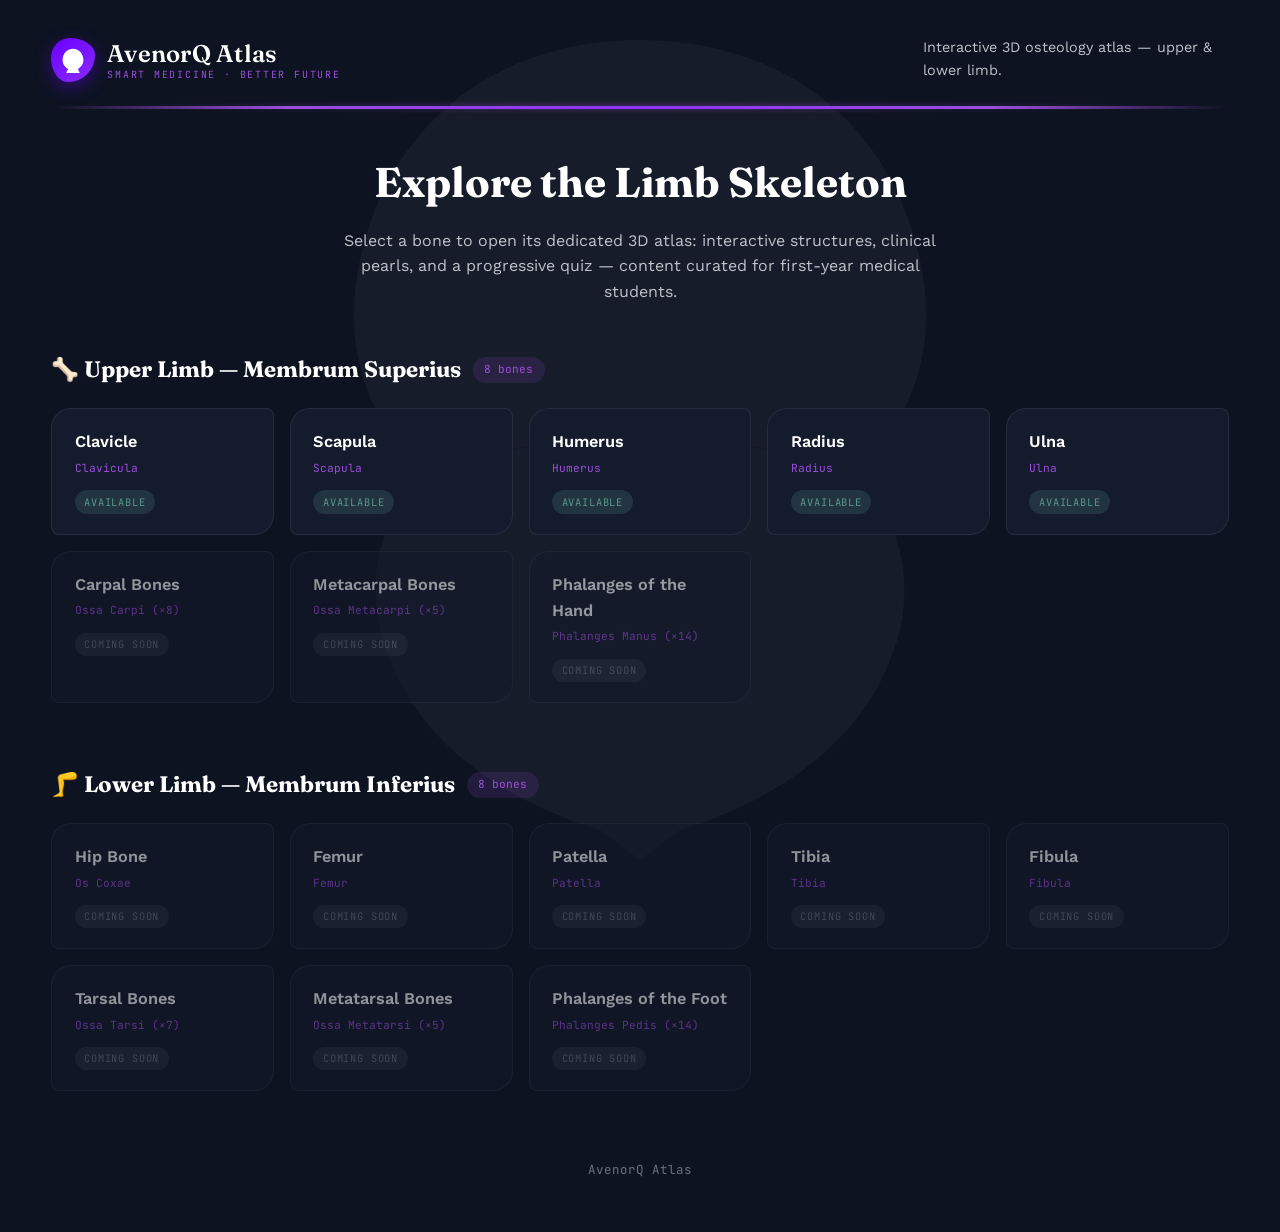
<file: index.html>
<!DOCTYPE html>
<html lang="en" dir="ltr">
<head>
<meta charset="UTF-8">
<meta name="viewport" content="width=device-width, initial-scale=1.0">
<title>AvenorQ Atlas — Interactive Osteology</title>
<meta name="description" content="Interactive 3D anatomy atlas of the upper and lower limb bones, built for first-year medical students.">

<link rel="preconnect" href="https://fonts.googleapis.com">
<link rel="preconnect" href="https://fonts.gstatic.com" crossorigin>
<link href="https://fonts.googleapis.com/css2?family=Fraunces:opsz,wght@9..144,400;9..144,500;9..144,600;9..144,700&family=Work+Sans:wght@400;500;600;700&family=JetBrains+Mono:wght@400;500&display=swap" rel="stylesheet">

<link rel="stylesheet" href="style.css">
</head>
<body>

<svg class="bg-watermark" viewBox="0 0 800 900" aria-hidden="true">
  <path d="M400 40 C 260 40 150 120 120 260 C 100 350 130 420 180 470 C 140 520 120 590 150 660 C 180 740 260 800 360 830 L 400 860 L 440 830 C 540 800 620 740 650 660 C 680 590 660 520 620 470 C 670 420 700 350 680 260 C 650 120 540 40 400 40 Z" />
  <path class="spine-line" d="M180 470 C 300 430 500 430 620 470" />
</svg>

<header class="site-header">
  <div class="header-inner">
    <div class="brand">
      <span class="brand-mark" aria-hidden="true">
        <svg viewBox="0 0 60 60"><path d="M30 4 C16 4 6 16 6 30 C6 40 12 47 19 51 C15 56 13 62 15 68 C18 74 26 78 30 80 C34 78 42 74 45 68 C47 62 45 56 41 51 C48 47 54 40 54 30 C54 16 44 4 30 4 Z"/></svg>
      </span>
      <div class="brand-text">
        <span class="brand-title">AvenorQ Atlas</span>
        <span class="brand-sub">SMART MEDICINE · BETTER FUTURE</span>
      </div>
    </div>
    <p class="header-tagline">Interactive 3D osteology atlas — upper &amp; lower limb.</p>
  </div>
  <div class="ridge"></div>
</header>

<main>

  <section class="hub-hero">
    <h1>Explore the Limb Skeleton</h1>
    <p>Select a bone to open its dedicated 3D atlas: interactive structures, clinical pearls, and a progressive quiz — content curated for first-year medical students.</p>
  </section>

  <!-- ============ UPPER LIMB ============ -->
  <section class="limb-section" aria-label="Upper limb bones">
    <div class="limb-heading">
      <h2>🦴 Upper Limb — Membrum Superius</h2>
      <span class="count">8 bones</span>
    </div>
    <div class="bone-grid">

         <a class="bone-card" href="bones/clavicle-bone/index.html">
        <p class="bone-card-name">Clavicle</p>
        <p class="bone-card-latin">Clavicula</p>
        <span class="bone-card-status status-ready">Available</span>
      </a>


      <a class="bone-card" href="bones/scapula/index.html">
        <p class="bone-card-name">Scapula</p>
        <p class="bone-card-latin">Scapula</p>
        <span class="bone-card-status status-ready">Available</span>
      </a>

      <a class="bone-card" href="bones/arm/index.html">
        <p class="bone-card-name">Humerus</p>
        <p class="bone-card-latin">Humerus</p>
        <span class="bone-card-status status-ready">Available</span>
      </a>

            <a class="bone-card" href="bones/forearm-radius/index.html">
        <p class="bone-card-name">Radius</p>
        <p class="bone-card-latin">Radius</p>
        <span class="bone-card-status status-ready">Available</span>
      </a>


         <a class="bone-card" href="bones/forearm-ulna/index.html">
        <p class="bone-card-name">Ulna</p>
        <p class="bone-card-latin">Ulna</p>
        <span class="bone-card-status status-ready">Available</span>
      </a>


      <div class="bone-card locked">
        <p class="bone-card-name">Carpal Bones</p>
        <p class="bone-card-latin">Ossa Carpi (×8)</p>
        <span class="bone-card-status status-soon">Coming soon</span>
      </div>

      <div class="bone-card locked">
        <p class="bone-card-name">Metacarpal Bones</p>
        <p class="bone-card-latin">Ossa Metacarpi (×5)</p>
        <span class="bone-card-status status-soon">Coming soon</span>
      </div>

      <div class="bone-card locked">
        <p class="bone-card-name">Phalanges of the Hand</p>
        <p class="bone-card-latin">Phalanges Manus (×14)</p>
        <span class="bone-card-status status-soon">Coming soon</span>
      </div>

    </div>
  </section>

  <!-- ============ LOWER LIMB ============ -->
  <section class="limb-section" aria-label="Lower limb bones">
    <div class="limb-heading">
      <h2>🦵 Lower Limb — Membrum Inferius</h2>
      <span class="count">8 bones</span>
    </div>
    <div class="bone-grid">

      <div class="bone-card locked">
        <p class="bone-card-name">Hip Bone</p>
        <p class="bone-card-latin">Os Coxae</p>
        <span class="bone-card-status status-soon">Coming soon</span>
      </div>

      <div class="bone-card locked">
        <p class="bone-card-name">Femur</p>
        <p class="bone-card-latin">Femur</p>
        <span class="bone-card-status status-soon">Coming soon</span>
      </div>

      <div class="bone-card locked">
        <p class="bone-card-name">Patella</p>
        <p class="bone-card-latin">Patella</p>
        <span class="bone-card-status status-soon">Coming soon</span>
      </div>

      <div class="bone-card locked">
        <p class="bone-card-name">Tibia</p>
        <p class="bone-card-latin">Tibia</p>
        <span class="bone-card-status status-soon">Coming soon</span>
      </div>

      <div class="bone-card locked">
        <p class="bone-card-name">Fibula</p>
        <p class="bone-card-latin">Fibula</p>
        <span class="bone-card-status status-soon">Coming soon</span>
      </div>

      <div class="bone-card locked">
        <p class="bone-card-name">Tarsal Bones</p>
        <p class="bone-card-latin">Ossa Tarsi (×7)</p>
        <span class="bone-card-status status-soon">Coming soon</span>
      </div>

      <div class="bone-card locked">
        <p class="bone-card-name">Metatarsal Bones</p>
        <p class="bone-card-latin">Ossa Metatarsi (×5)</p>
        <span class="bone-card-status status-soon">Coming soon</span>
      </div>

      <div class="bone-card locked">
        <p class="bone-card-name">Phalanges of the Foot</p>
        <p class="bone-card-latin">Phalanges Pedis (×14)</p>
        <span class="bone-card-status status-soon">Coming soon</span>
      </div>

    </div>
  </section>

</main>

<footer class="site-footer">
  <p>AvenorQ Atlas</p>
</footer>

</body>
</html>
</file>
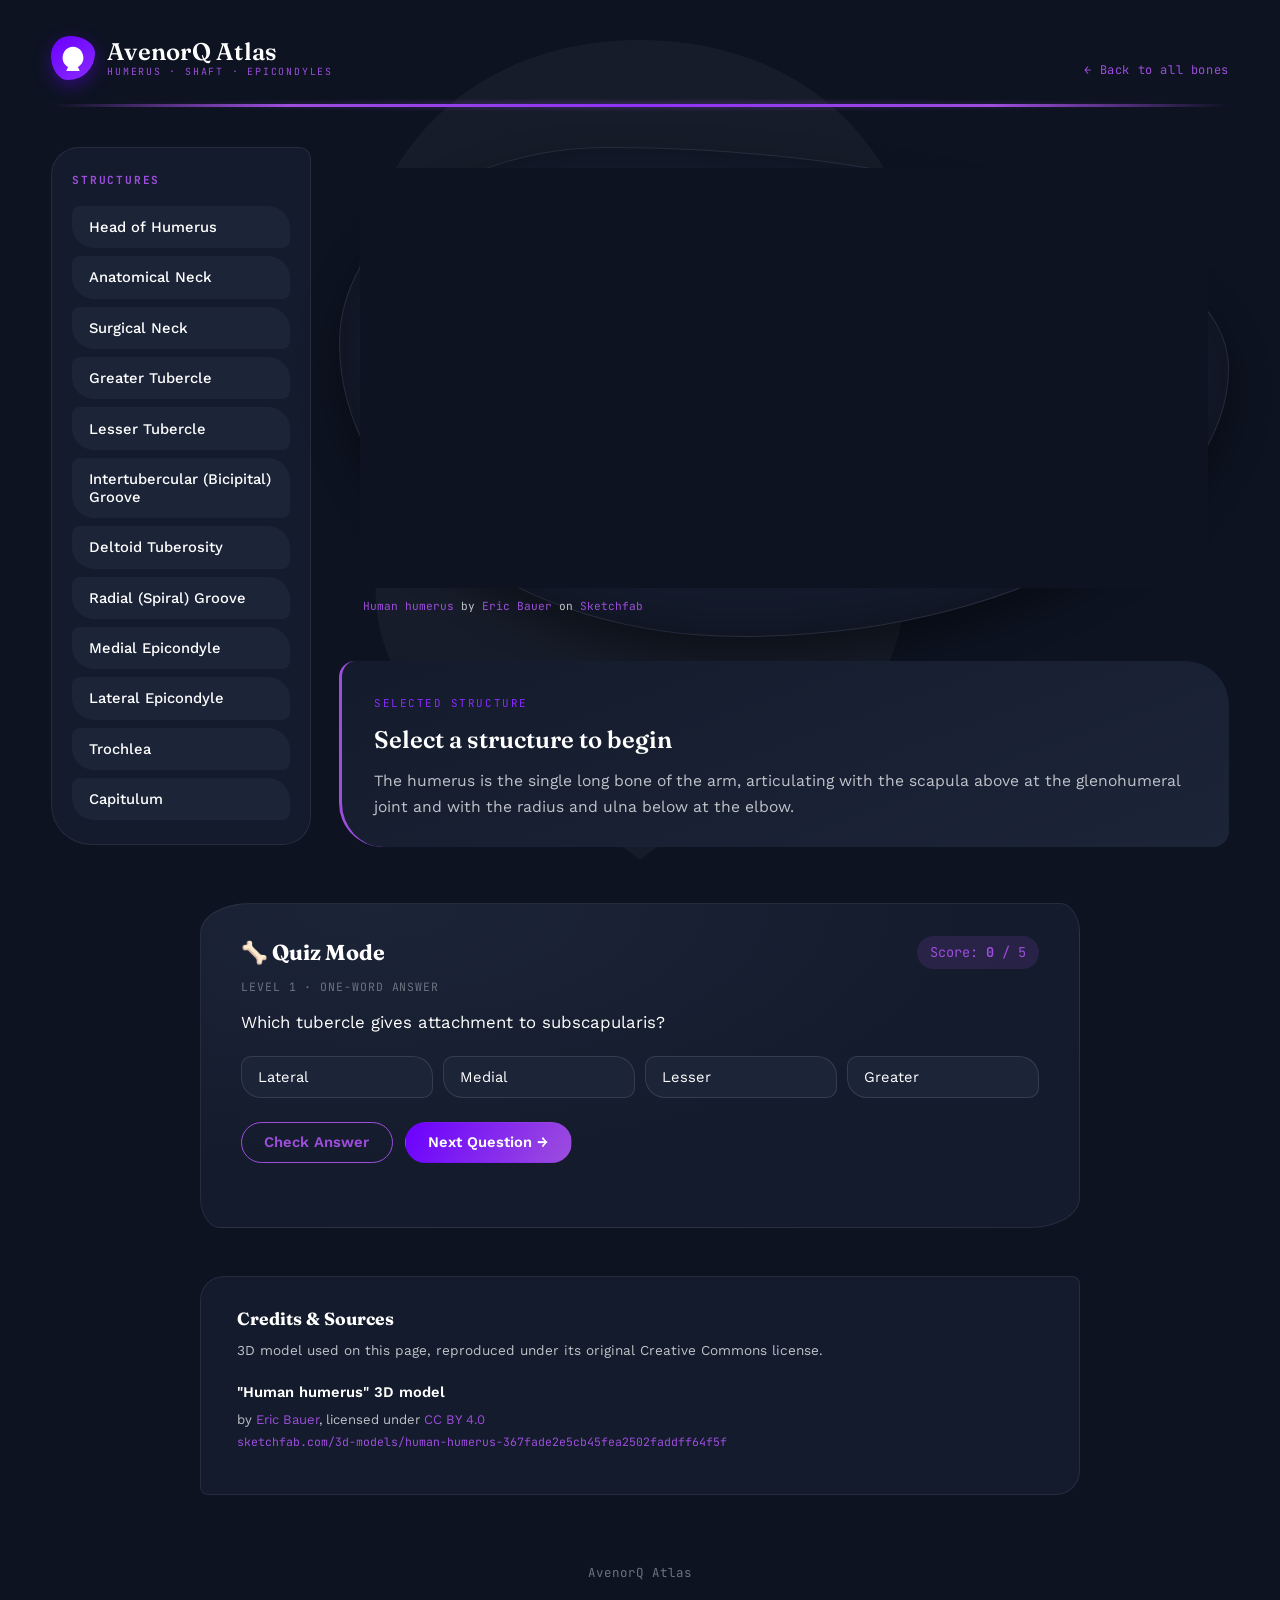
<file: bones/arm/index.html>
<!DOCTYPE html>
<html lang="en" dir="ltr">
<head>
<meta charset="UTF-8">
<meta name="viewport" content="width=device-width, initial-scale=1.0">
<title>Humerus — AvenorQ Atlas</title>
<meta name="description" content="Interactive 3D atlas of the humerus, with clinical pearls and a progressive quiz.">

<link rel="preconnect" href="https://fonts.googleapis.com">
<link rel="preconnect" href="https://fonts.gstatic.com" crossorigin>
<link href="https://fonts.googleapis.com/css2?family=Fraunces:opsz,wght@9..144,400;9..144,500;9..144,600;9..144,700&family=Work+Sans:wght@400;500;600;700&family=JetBrains+Mono:wght@400;500&display=swap" rel="stylesheet">

<link rel="stylesheet" href="../../style.css">
</head>
<body>

<svg class="bg-watermark" viewBox="0 0 800 900" aria-hidden="true">
  <path d="M400 40 C 260 40 150 120 120 260 C 100 350 130 420 180 470 C 140 520 120 590 150 660 C 180 740 260 800 360 830 L 400 860 L 440 830 C 540 800 620 740 650 660 C 680 590 660 520 620 470 C 670 420 700 350 680 260 C 650 120 540 40 400 40 Z" />
  <path class="spine-line" d="M180 470 C 300 430 500 430 620 470" />
</svg>

<header class="site-header">
  <div class="header-inner">
    <a class="brand" href="../../index.html">
      <span class="brand-mark" aria-hidden="true">
        <svg viewBox="0 0 60 60"><path d="M30 4 C16 4 6 16 6 30 C6 40 12 47 19 51 C15 56 13 62 15 68 C18 74 26 78 30 80 C34 78 42 74 45 68 C47 62 45 56 41 51 C48 47 54 40 54 30 C54 16 44 4 30 4 Z"/></svg>
      </span>
      <div class="brand-text">
        <span class="brand-title">AvenorQ Atlas</span>
        <span class="brand-sub">HUMERUS · SHAFT · EPICONDYLES</span>
      </div>
    </a>
    <a class="back-link" href="../../index.html">← Back to all bones</a>
  </div>
  <div class="ridge"></div>
</header>

<main>

  <section class="atlas-section" aria-label="Anatomical explorer">
    <div class="atlas-grid">

      <nav class="process-rail" aria-label="List of anatomical structures">
        <h2 class="rail-title">Structures</h2>
        <ul id="structureList" class="process-list"></ul>
      </nav>

      <div class="fossa-panel">
        <div class="viewer-frame">
          <div class="sketchfab-embed-wrapper">
            <iframe title="Human humerus" frameborder="0" allowfullscreen
              mozallowfullscreen="true" webkitallowfullscreen="true"
              allow="autoplay; fullscreen; xr-spatial-tracking"
              xr-spatial-tracking execution-while-out-of-viewport execution-while-not-rendered web-share
              src="https://sketchfab.com/models/367fade2e5cb45fea2502faddff64f5f/embed">
            </iframe>
          </div>
          <p class="sketchfab-credit">
            <a href="https://sketchfab.com/3d-models/human-humerus-367fade2e5cb45fea2502faddff64f5f?utm_medium=embed&utm_campaign=share-popup&utm_content=367fade2e5cb45fea2502faddff64f5f" target="_blank" rel="nofollow">Human humerus</a>
            by
            <a href="https://sketchfab.com/ebauer4?utm_medium=embed&utm_campaign=share-popup&utm_content=367fade2e5cb45fea2502faddff64f5f" target="_blank" rel="nofollow">Eric Bauer</a>
            on <a href="https://sketchfab.com?utm_medium=embed&utm_campaign=share-popup&utm_content=367fade2e5cb45fea2502faddff64f5f" target="_blank" rel="nofollow">Sketchfab</a>
          </p>
        </div>

        <div class="description-card" id="descriptionCard">
          <span class="desc-eyebrow" id="descEyebrow">Selected structure</span>
          <h3 class="desc-title" id="descTitle">Select a structure to begin</h3>
          <p class="desc-body" id="descBody">The humerus is the single long bone of the arm, articulating with the scapula above at the glenohumeral joint and with the radius and ulna below at the elbow.</p>
          <div class="pearl-box" id="pearlBox" hidden>
            <span class="pearl-label">🩺 Clinical Pearl</span>
            <p class="pearl-text" id="pearlText"></p>
          </div>
        </div>
      </div>

    </div>
  </section>

  <section class="quiz-section" aria-label="Quiz mode">
    <div class="quiz-card">
      <div class="quiz-head">
        <h2 class="quiz-title">🦴 Quiz Mode</h2>
        <span class="quiz-score">Score: <strong id="scoreDisplay">0</strong> / <span id="scoreTotal">5</span></span>
      </div>
      <p class="quiz-difficulty" id="quizDifficulty">Level 1 · One-word answer</p>
      <p class="quiz-question" id="quizQuestion">Select an option to load the first question.</p>
      <div class="quiz-options" id="quizOptions"></div>
      <div class="quiz-actions">
        <button class="btn btn-ghost" id="checkBtn">Check Answer</button>
        <button class="btn btn-solid" id="nextBtn">Next Question →</button>
      </div>
      <p class="quiz-feedback" id="quizFeedback" role="status"></p>
    </div>
  </section>

  <section class="credits-section" aria-label="Credits and sources">
    <div class="credits-card">
      <h2 class="credits-title">Credits &amp; Sources</h2>
      <p class="credits-intro">3D model used on this page, reproduced under its original Creative Commons license.</p>
      <div class="credit-item">
        <p class="credit-name">"Human humerus" 3D model</p>
        <p class="credit-meta">by <a href="https://sketchfab.com/ebauer4" target="_blank" rel="nofollow">Eric Bauer</a>, licensed under <a href="http://creativecommons.org/licenses/by/4.0/" target="_blank" rel="nofollow">CC BY 4.0</a></p>
        <p class="credit-link"><a href="https://sketchfab.com/3d-models/human-humerus-367fade2e5cb45fea2502faddff64f5f" target="_blank" rel="nofollow">sketchfab.com/3d-models/human-humerus-367fade2e5cb45fea2502faddff64f5f</a></p>
      </div>
    </div>
  </section>

</main>

<footer class="site-footer">
  <p>AvenorQ Atlas</p>
</footer>

<script src="script.js"></script>
</body>
</html>
</file>
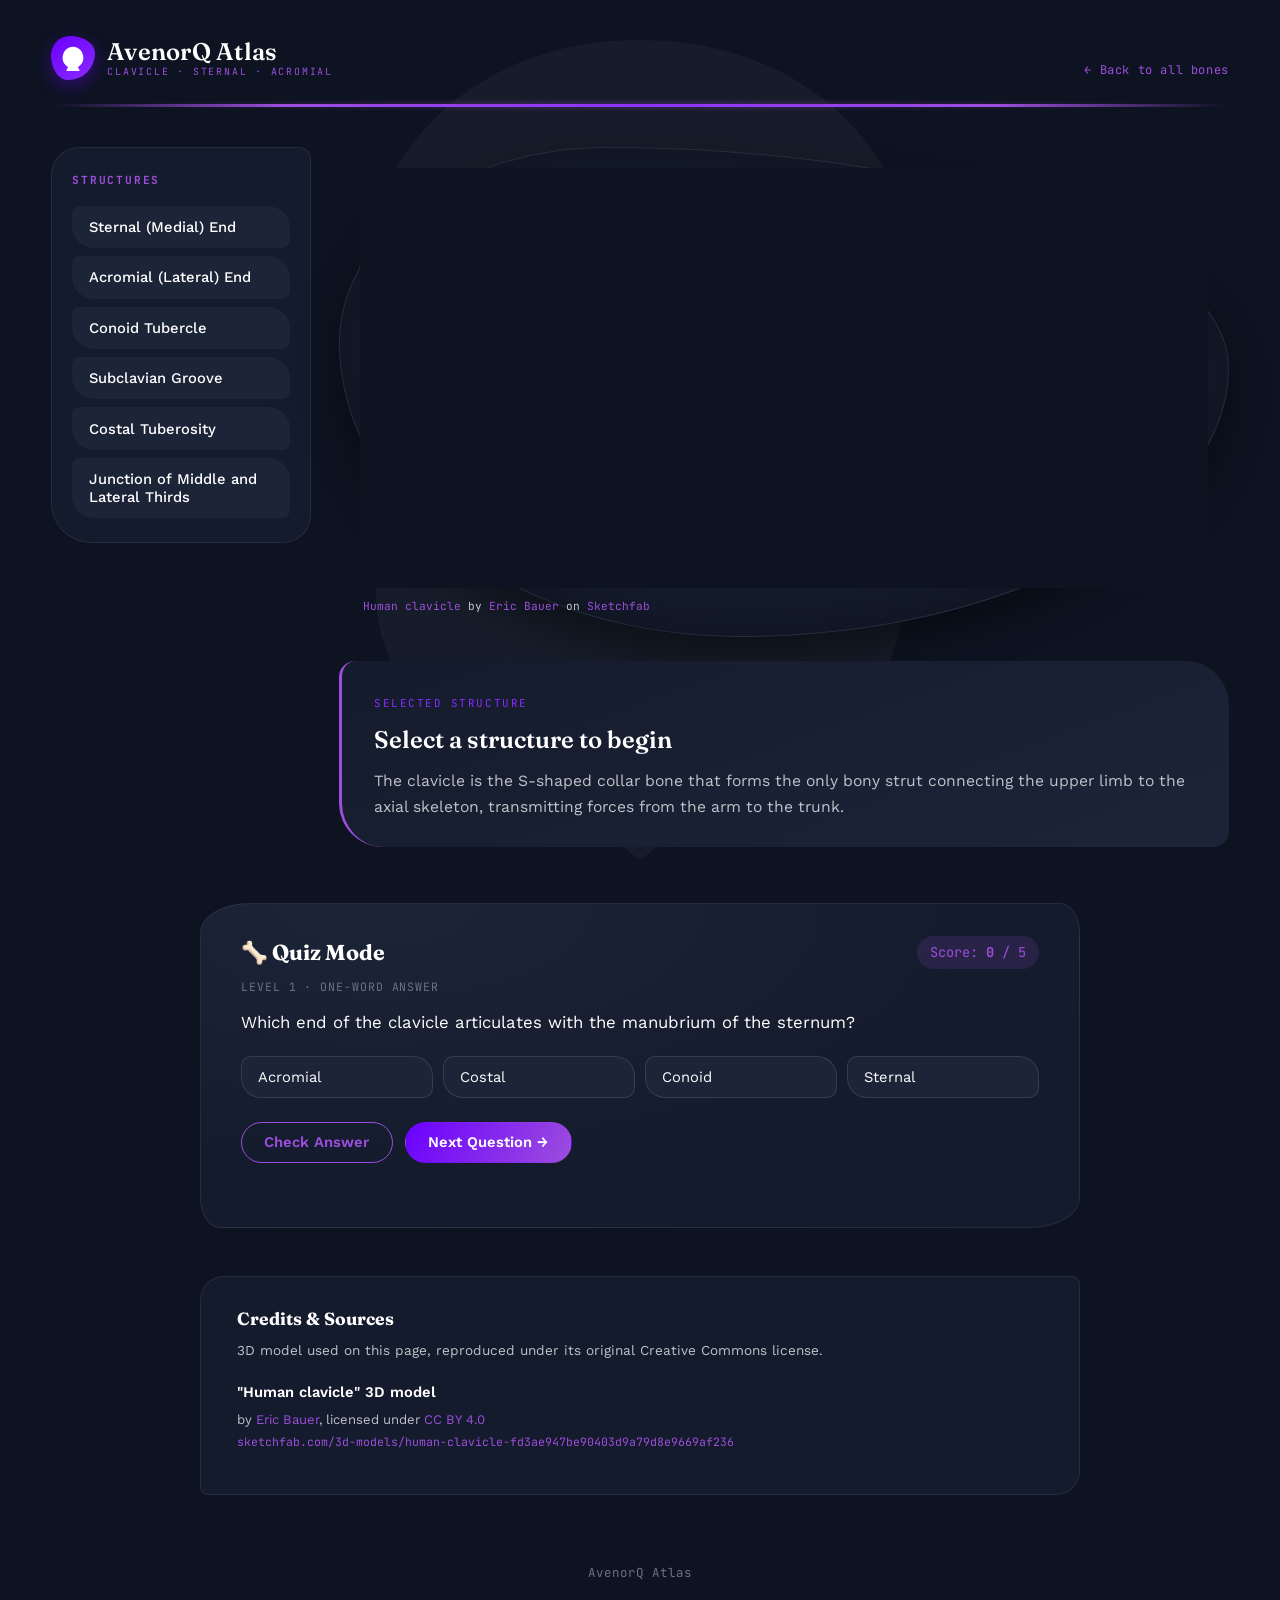
<file: bones/clavicle-bone/index.html>
<!DOCTYPE html>
<html lang="en" dir="ltr">
<head>
<meta charset="UTF-8">
<meta name="viewport" content="width=device-width, initial-scale=1.0">
<title>Clavicle — AvenorQ Atlas</title>
<meta name="description" content="Interactive 3D atlas of the clavicle, with clinical pearls and a progressive quiz.">

<link rel="preconnect" href="https://fonts.googleapis.com">
<link rel="preconnect" href="https://fonts.gstatic.com" crossorigin>
<link href="https://fonts.googleapis.com/css2?family=Fraunces:opsz,wght@9..144,400;9..144,500;9..144,600;9..144,700&family=Work+Sans:wght@400;500;600;700&family=JetBrains+Mono:wght@400;500&display=swap" rel="stylesheet">

<link rel="stylesheet" href="../../style.css">
</head>
<body>

<svg class="bg-watermark" viewBox="0 0 800 900" aria-hidden="true">
  <path d="M400 40 C 260 40 150 120 120 260 C 100 350 130 420 180 470 C 140 520 120 590 150 660 C 180 740 260 800 360 830 L 400 860 L 440 830 C 540 800 620 740 650 660 C 680 590 660 520 620 470 C 670 420 700 350 680 260 C 650 120 540 40 400 40 Z" />
  <path class="spine-line" d="M180 470 C 300 430 500 430 620 470" />
</svg>

<header class="site-header">
  <div class="header-inner">
    <a class="brand" href="../../index.html">
      <span class="brand-mark" aria-hidden="true">
        <svg viewBox="0 0 60 60"><path d="M30 4 C16 4 6 16 6 30 C6 40 12 47 19 51 C15 56 13 62 15 68 C18 74 26 78 30 80 C34 78 42 74 45 68 C47 62 45 56 41 51 C48 47 54 40 54 30 C54 16 44 4 30 4 Z"/></svg>
      </span>
      <div class="brand-text">
        <span class="brand-title">AvenorQ Atlas</span>
        <span class="brand-sub">CLAVICLE · STERNAL · ACROMIAL</span>
      </div>
    </a>
    <a class="back-link" href="../../index.html">← Back to all bones</a>
  </div>
  <div class="ridge"></div>
</header>

<main>

  <section class="atlas-section" aria-label="Anatomical explorer">
    <div class="atlas-grid">

      <nav class="process-rail" aria-label="List of anatomical structures">
        <h2 class="rail-title">Structures</h2>
        <ul id="structureList" class="process-list"></ul>
      </nav>

      <div class="fossa-panel">
        <div class="viewer-frame">
          <div class="sketchfab-embed-wrapper">
            <iframe title="Human clavicle" frameborder="0" allowfullscreen
              mozallowfullscreen="true" webkitallowfullscreen="true"
              allow="autoplay; fullscreen; xr-spatial-tracking"
              xr-spatial-tracking execution-while-out-of-viewport execution-while-not-rendered web-share
              src="https://sketchfab.com/models/fd3ae947be90403d9a79d8e9669af236/embed">
            </iframe>
          </div>
          <p class="sketchfab-credit">
            <a href="https://sketchfab.com/3d-models/human-clavicle-fd3ae947be90403d9a79d8e9669af236" target="_blank" rel="nofollow">Human clavicle</a>
            by
            <a href="https://sketchfab.com/ebauer4" target="_blank" rel="nofollow">Eric Bauer</a>
            on <a href="https://sketchfab.com" target="_blank" rel="nofollow">Sketchfab</a>
          </p>
        </div>

        <div class="description-card" id="descriptionCard">
          <span class="desc-eyebrow" id="descEyebrow">Selected structure</span>
          <h3 class="desc-title" id="descTitle">Select a structure to begin</h3>
          <p class="desc-body" id="descBody">The clavicle is the S-shaped collar bone that forms the only bony strut connecting the upper limb to the axial skeleton, transmitting forces from the arm to the trunk.</p>
          <div class="pearl-box" id="pearlBox" hidden>
            <span class="pearl-label">🩺 Clinical Pearl</span>
            <p class="pearl-text" id="pearlText"></p>
          </div>
        </div>
      </div>

    </div>
  </section>

  <section class="quiz-section" aria-label="Quiz mode">
    <div class="quiz-card">
      <div class="quiz-head">
        <h2 class="quiz-title">🦴 Quiz Mode</h2>
        <span class="quiz-score">Score: <strong id="scoreDisplay">0</strong> / <span id="scoreTotal">5</span></span>
      </div>
      <p class="quiz-difficulty" id="quizDifficulty">Level 1 · One-word answer</p>
      <p class="quiz-question" id="quizQuestion">Select an option to load the first question.</p>
      <div class="quiz-options" id="quizOptions"></div>
      <div class="quiz-actions">
        <button class="btn btn-ghost" id="checkBtn">Check Answer</button>
        <button class="btn btn-solid" id="nextBtn">Next Question →</button>
      </div>
      <p class="quiz-feedback" id="quizFeedback" role="status"></p>
    </div>
  </section>

  <section class="credits-section" aria-label="Credits and sources">
    <div class="credits-card">
      <h2 class="credits-title">Credits &amp; Sources</h2>
      <p class="credits-intro">3D model used on this page, reproduced under its original Creative Commons license.</p>
      <div class="credit-item">
        <p class="credit-name">"Human clavicle" 3D model</p>
        <p class="credit-meta">by <a href="https://sketchfab.com/ebauer4" target="_blank" rel="nofollow">Eric Bauer</a>, licensed under <a href="http://creativecommons.org/licenses/by/4.0/" target="_blank" rel="nofollow">CC BY 4.0</a></p>
        <p class="credit-link"><a href="https://sketchfab.com/3d-models/human-clavicle-fd3ae947be90403d9a79d8e9669af236" target="_blank" rel="nofollow">sketchfab.com/3d-models/human-clavicle-fd3ae947be90403d9a79d8e9669af236</a></p>
      </div>
    </div>
  </section>

</main>

<footer class="site-footer">
  <p>AvenorQ Atlas</p>
</footer>

<script src="script.js"></script>
</body>
</html>
</file>
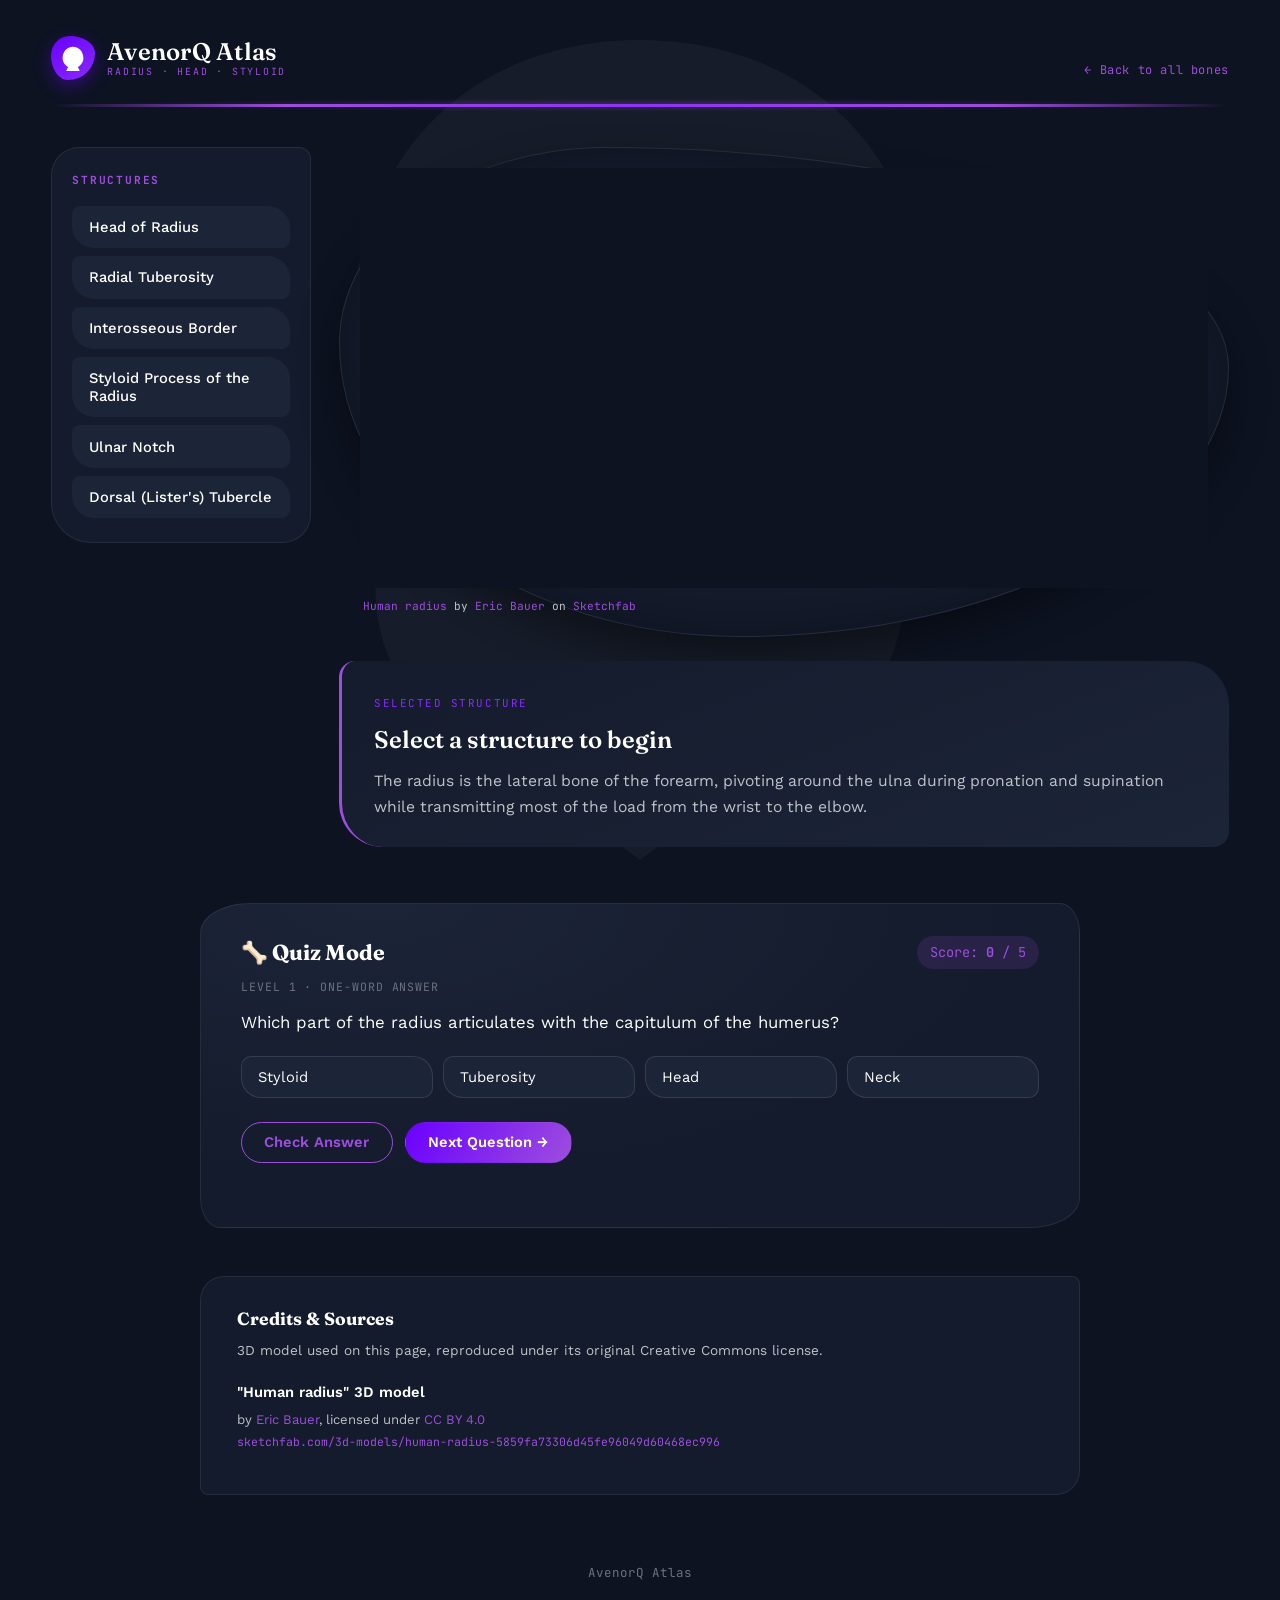
<file: bones/forearm-radius/index.html>
<!DOCTYPE html>
<html lang="en" dir="ltr">
<head>
<meta charset="UTF-8">
<meta name="viewport" content="width=device-width, initial-scale=1.0">
<title>Radius — AvenorQ Atlas</title>
<meta name="description" content="Interactive 3D atlas of the radius, with clinical pearls and a progressive quiz.">

<link rel="preconnect" href="https://fonts.googleapis.com">
<link rel="preconnect" href="https://fonts.gstatic.com" crossorigin>
<link href="https://fonts.googleapis.com/css2?family=Fraunces:opsz,wght@9..144,400;9..144,500;9..144,600;9..144,700&family=Work+Sans:wght@400;500;600;700&family=JetBrains+Mono:wght@400;500&display=swap" rel="stylesheet">

<link rel="stylesheet" href="../../style.css">
</head>
<body>

<svg class="bg-watermark" viewBox="0 0 800 900" aria-hidden="true">
  <path d="M400 40 C 260 40 150 120 120 260 C 100 350 130 420 180 470 C 140 520 120 590 150 660 C 180 740 260 800 360 830 L 400 860 L 440 830 C 540 800 620 740 650 660 C 680 590 660 520 620 470 C 670 420 700 350 680 260 C 650 120 540 40 400 40 Z" />
  <path class="spine-line" d="M180 470 C 300 430 500 430 620 470" />
</svg>

<header class="site-header">
  <div class="header-inner">
    <a class="brand" href="../../index.html">
      <span class="brand-mark" aria-hidden="true">
        <svg viewBox="0 0 60 60"><path d="M30 4 C16 4 6 16 6 30 C6 40 12 47 19 51 C15 56 13 62 15 68 C18 74 26 78 30 80 C34 78 42 74 45 68 C47 62 45 56 41 51 C48 47 54 40 54 30 C54 16 44 4 30 4 Z"/></svg>
      </span>
      <div class="brand-text">
        <span class="brand-title">AvenorQ Atlas</span>
        <span class="brand-sub">RADIUS · HEAD · STYLOID</span>
      </div>
    </a>
    <a class="back-link" href="../../index.html">← Back to all bones</a>
  </div>
  <div class="ridge"></div>
</header>

<main>

  <section class="atlas-section" aria-label="Anatomical explorer">
    <div class="atlas-grid">

      <nav class="process-rail" aria-label="List of anatomical structures">
        <h2 class="rail-title">Structures</h2>
        <ul id="structureList" class="process-list"></ul>
      </nav>

      <div class="fossa-panel">
        <div class="viewer-frame">
          <div class="sketchfab-embed-wrapper">
            <iframe title="Human radius" frameborder="0" allowfullscreen
              mozallowfullscreen="true" webkitallowfullscreen="true"
              allow="autoplay; fullscreen; xr-spatial-tracking"
              xr-spatial-tracking execution-while-out-of-viewport execution-while-not-rendered web-share
              src="https://sketchfab.com/models/5859fa73306d45fe96049d60468ec996/embed">
            </iframe>
          </div>
          <p class="sketchfab-credit">
            <a href="https://sketchfab.com/3d-models/human-radius-5859fa73306d45fe96049d60468ec996" target="_blank" rel="nofollow">Human radius</a>
            by
            <a href="https://sketchfab.com/ebauer4" target="_blank" rel="nofollow">Eric Bauer</a>
            on <a href="https://sketchfab.com" target="_blank" rel="nofollow">Sketchfab</a>
          </p>
        </div>

        <div class="description-card" id="descriptionCard">
          <span class="desc-eyebrow" id="descEyebrow">Selected structure</span>
          <h3 class="desc-title" id="descTitle">Select a structure to begin</h3>
          <p class="desc-body" id="descBody">The radius is the lateral bone of the forearm, pivoting around the ulna during pronation and supination while transmitting most of the load from the wrist to the elbow.</p>
          <div class="pearl-box" id="pearlBox" hidden>
            <span class="pearl-label">🩺 Clinical Pearl</span>
            <p class="pearl-text" id="pearlText"></p>
          </div>
        </div>
      </div>

    </div>
  </section>

  <section class="quiz-section" aria-label="Quiz mode">
    <div class="quiz-card">
      <div class="quiz-head">
        <h2 class="quiz-title">🦴 Quiz Mode</h2>
        <span class="quiz-score">Score: <strong id="scoreDisplay">0</strong> / <span id="scoreTotal">5</span></span>
      </div>
      <p class="quiz-difficulty" id="quizDifficulty">Level 1 · One-word answer</p>
      <p class="quiz-question" id="quizQuestion">Select an option to load the first question.</p>
      <div class="quiz-options" id="quizOptions"></div>
      <div class="quiz-actions">
        <button class="btn btn-ghost" id="checkBtn">Check Answer</button>
        <button class="btn btn-solid" id="nextBtn">Next Question →</button>
      </div>
      <p class="quiz-feedback" id="quizFeedback" role="status"></p>
    </div>
  </section>

  <section class="credits-section" aria-label="Credits and sources">
    <div class="credits-card">
      <h2 class="credits-title">Credits &amp; Sources</h2>
      <p class="credits-intro">3D model used on this page, reproduced under its original Creative Commons license.</p>
      <div class="credit-item">
        <p class="credit-name">"Human radius" 3D model</p>
        <p class="credit-meta">by <a href="https://sketchfab.com/ebauer4" target="_blank" rel="nofollow">Eric Bauer</a>, licensed under <a href="http://creativecommons.org/licenses/by/4.0/" target="_blank" rel="nofollow">CC BY 4.0</a></p>
        <p class="credit-link"><a href="https://sketchfab.com/3d-models/human-radius-5859fa73306d45fe96049d60468ec996" target="_blank" rel="nofollow">sketchfab.com/3d-models/human-radius-5859fa73306d45fe96049d60468ec996</a></p>
      </div>
    </div>
  </section>

</main>

<footer class="site-footer">
  <p>AvenorQ Atlas</p>
</footer>

<script src="script.js"></script>
</body>
</html>
</file>
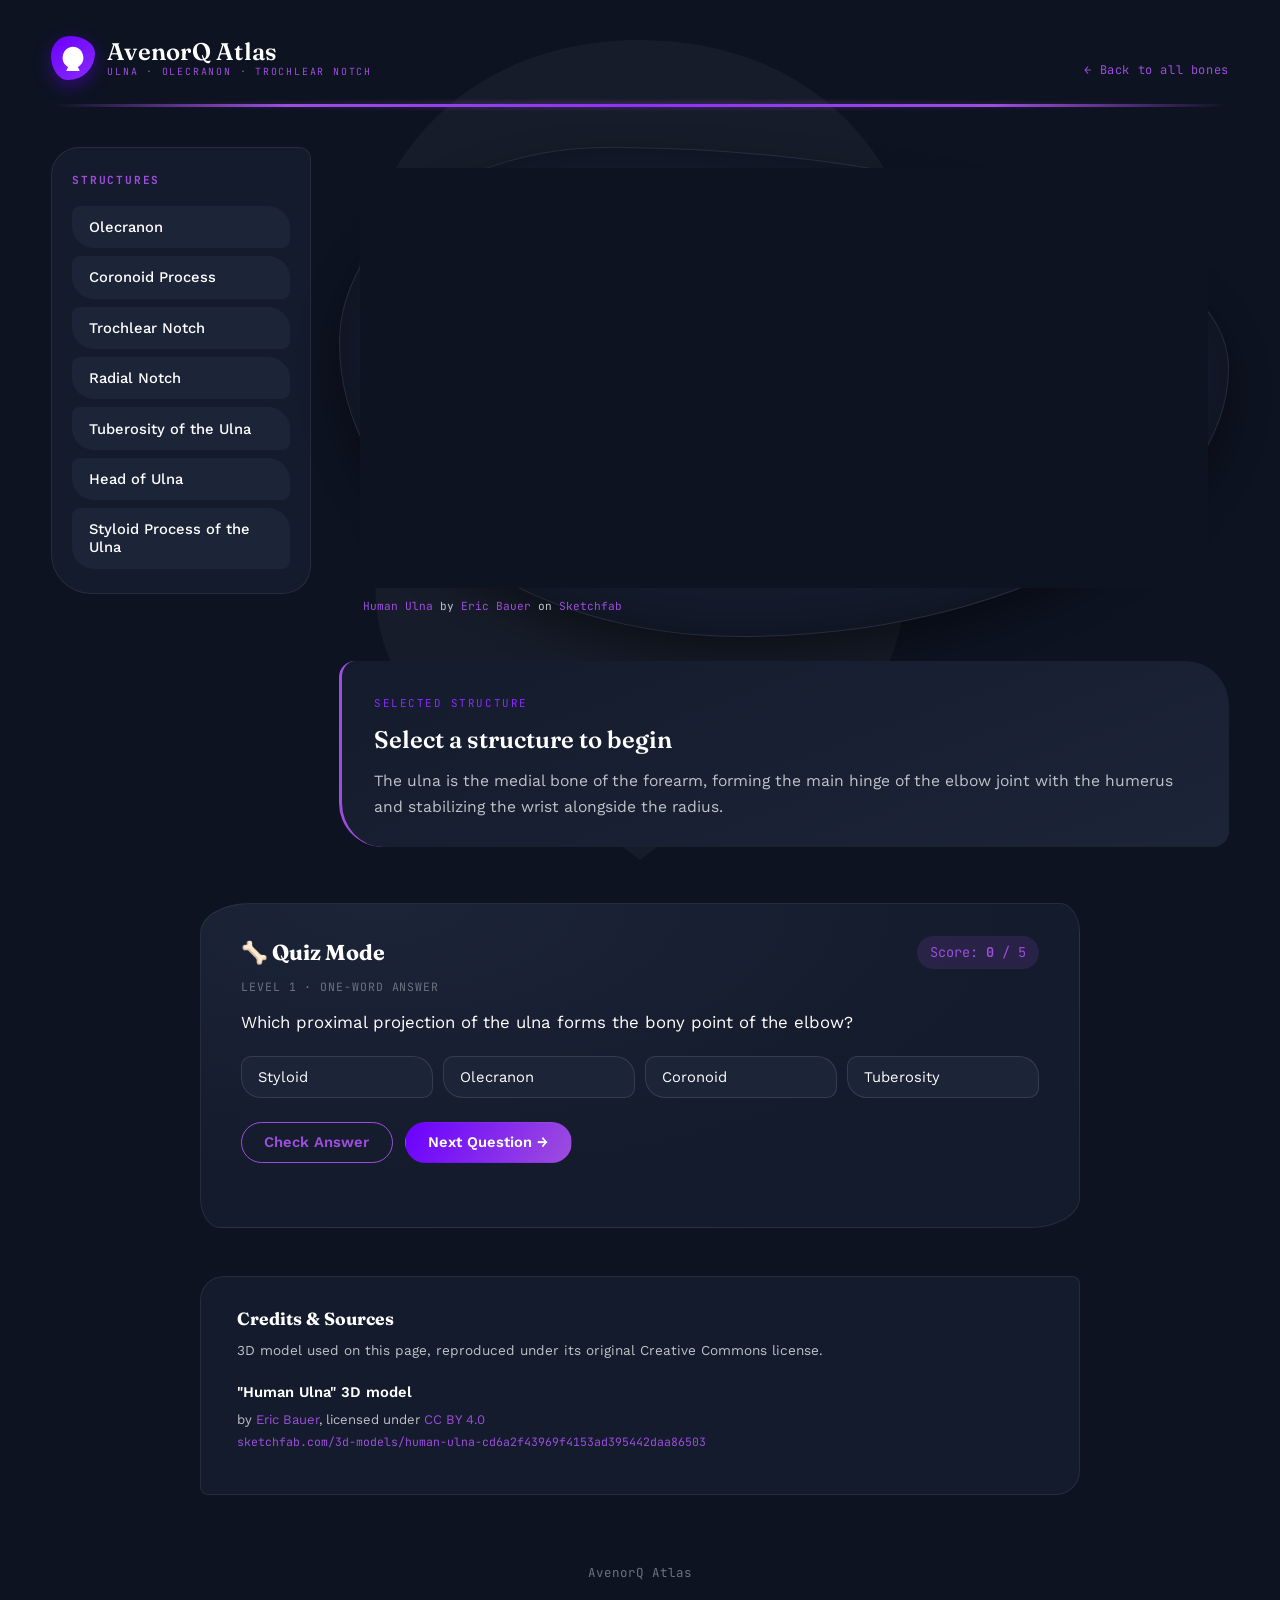
<file: bones/forearm-ulna/index.html>
<!DOCTYPE html>
<html lang="en" dir="ltr">
<head>
<meta charset="UTF-8">
<meta name="viewport" content="width=device-width, initial-scale=1.0">
<title>Ulna — AvenorQ Atlas</title>
<meta name="description" content="Interactive 3D atlas of the ulna, with clinical pearls and a progressive quiz.">

<link rel="preconnect" href="https://fonts.googleapis.com">
<link rel="preconnect" href="https://fonts.gstatic.com" crossorigin>
<link href="https://fonts.googleapis.com/css2?family=Fraunces:opsz,wght@9..144,400;9..144,500;9..144,600;9..144,700&family=Work+Sans:wght@400;500;600;700&family=JetBrains+Mono:wght@400;500&display=swap" rel="stylesheet">

<link rel="stylesheet" href="../../style.css">
</head>
<body>

<svg class="bg-watermark" viewBox="0 0 800 900" aria-hidden="true">
  <path d="M400 40 C 260 40 150 120 120 260 C 100 350 130 420 180 470 C 140 520 120 590 150 660 C 180 740 260 800 360 830 L 400 860 L 440 830 C 540 800 620 740 650 660 C 680 590 660 520 620 470 C 670 420 700 350 680 260 C 650 120 540 40 400 40 Z" />
  <path class="spine-line" d="M180 470 C 300 430 500 430 620 470" />
</svg>

<header class="site-header">
  <div class="header-inner">
    <a class="brand" href="../../index.html">
      <span class="brand-mark" aria-hidden="true">
        <svg viewBox="0 0 60 60"><path d="M30 4 C16 4 6 16 6 30 C6 40 12 47 19 51 C15 56 13 62 15 68 C18 74 26 78 30 80 C34 78 42 74 45 68 C47 62 45 56 41 51 C48 47 54 40 54 30 C54 16 44 4 30 4 Z"/></svg>
      </span>
      <div class="brand-text">
        <span class="brand-title">AvenorQ Atlas</span>
        <span class="brand-sub">ULNA · OLECRANON · TROCHLEAR NOTCH</span>
      </div>
    </a>
    <a class="back-link" href="../../index.html">← Back to all bones</a>
  </div>
  <div class="ridge"></div>
</header>

<main>

  <section class="atlas-section" aria-label="Anatomical explorer">
    <div class="atlas-grid">

      <nav class="process-rail" aria-label="List of anatomical structures">
        <h2 class="rail-title">Structures</h2>
        <ul id="structureList" class="process-list"></ul>
      </nav>

      <div class="fossa-panel">
        <div class="viewer-frame">
          <div class="sketchfab-embed-wrapper">
            <iframe title="Human Ulna" frameborder="0" allowfullscreen
              mozallowfullscreen="true" webkitallowfullscreen="true"
              allow="autoplay; fullscreen; xr-spatial-tracking"
              xr-spatial-tracking execution-while-out-of-viewport execution-while-not-rendered web-share
              src="https://sketchfab.com/models/cd6a2f43969f4153ad395442daa86503/embed">
            </iframe>
          </div>
          <p class="sketchfab-credit">
            <a href="https://sketchfab.com/3d-models/human-ulna-cd6a2f43969f4153ad395442daa86503" target="_blank" rel="nofollow">Human Ulna</a>
            by
            <a href="https://sketchfab.com/ebauer4" target="_blank" rel="nofollow">Eric Bauer</a>
            on <a href="https://sketchfab.com" target="_blank" rel="nofollow">Sketchfab</a>
          </p>
        </div>

        <div class="description-card" id="descriptionCard">
          <span class="desc-eyebrow" id="descEyebrow">Selected structure</span>
          <h3 class="desc-title" id="descTitle">Select a structure to begin</h3>
          <p class="desc-body" id="descBody">The ulna is the medial bone of the forearm, forming the main hinge of the elbow joint with the humerus and stabilizing the wrist alongside the radius.</p>
          <div class="pearl-box" id="pearlBox" hidden>
            <span class="pearl-label">🩺 Clinical Pearl</span>
            <p class="pearl-text" id="pearlText"></p>
          </div>
        </div>
      </div>

    </div>
  </section>

  <section class="quiz-section" aria-label="Quiz mode">
    <div class="quiz-card">
      <div class="quiz-head">
        <h2 class="quiz-title">🦴 Quiz Mode</h2>
        <span class="quiz-score">Score: <strong id="scoreDisplay">0</strong> / <span id="scoreTotal">5</span></span>
      </div>
      <p class="quiz-difficulty" id="quizDifficulty">Level 1 · One-word answer</p>
      <p class="quiz-question" id="quizQuestion">Select an option to load the first question.</p>
      <div class="quiz-options" id="quizOptions"></div>
      <div class="quiz-actions">
        <button class="btn btn-ghost" id="checkBtn">Check Answer</button>
        <button class="btn btn-solid" id="nextBtn">Next Question →</button>
      </div>
      <p class="quiz-feedback" id="quizFeedback" role="status"></p>
    </div>
  </section>

  <section class="credits-section" aria-label="Credits and sources">
    <div class="credits-card">
      <h2 class="credits-title">Credits &amp; Sources</h2>
      <p class="credits-intro">3D model used on this page, reproduced under its original Creative Commons license.</p>
      <div class="credit-item">
        <p class="credit-name">"Human Ulna" 3D model</p>
        <p class="credit-meta">by <a href="https://sketchfab.com/ebauer4" target="_blank" rel="nofollow">Eric Bauer</a>, licensed under <a href="http://creativecommons.org/licenses/by/4.0/" target="_blank" rel="nofollow">CC BY 4.0</a></p>
        <p class="credit-link"><a href="https://sketchfab.com/3d-models/human-ulna-cd6a2f43969f4153ad395442daa86503" target="_blank" rel="nofollow">sketchfab.com/3d-models/human-ulna-cd6a2f43969f4153ad395442daa86503</a></p>
      </div>
    </div>
  </section>

</main>

<footer class="site-footer">
  <p>AvenorQ Atlas</p>
</footer>

<script src="script.js"></script>
</body>
</html>
</file>
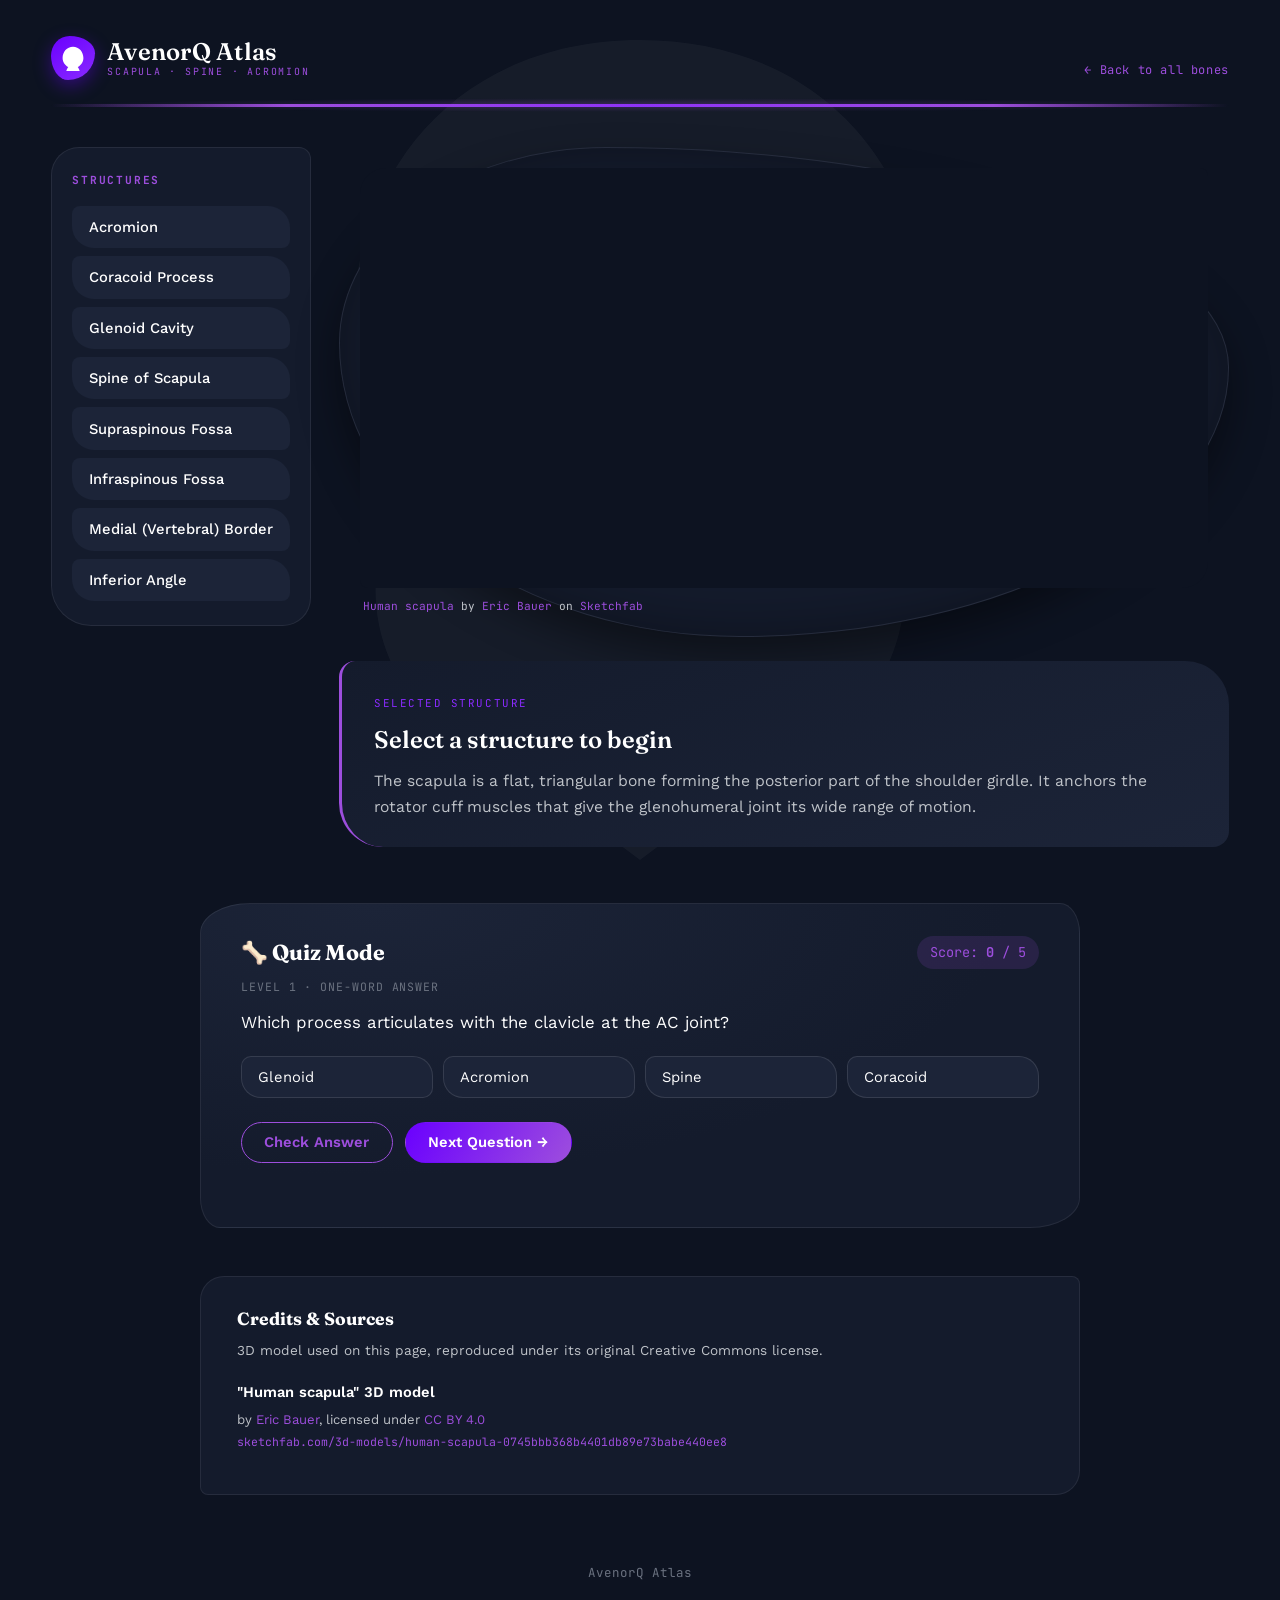
<file: bones/scapula/index.html>
<!DOCTYPE html>
<html lang="en" dir="ltr">
<head>
<meta charset="UTF-8">
<meta name="viewport" content="width=device-width, initial-scale=1.0">
<title>Scapula — AvenorQ Atlas</title>
<meta name="description" content="Interactive 3D atlas of the scapula, with clinical pearls and a progressive quiz.">

<link rel="preconnect" href="https://fonts.googleapis.com">
<link rel="preconnect" href="https://fonts.gstatic.com" crossorigin>
<link href="https://fonts.googleapis.com/css2?family=Fraunces:opsz,wght@9..144,400;9..144,500;9..144,600;9..144,700&family=Work+Sans:wght@400;500;600;700&family=JetBrains+Mono:wght@400;500&display=swap" rel="stylesheet">

<link rel="stylesheet" href="../../style.css">
</head>
<body>

<svg class="bg-watermark" viewBox="0 0 800 900" aria-hidden="true">
  <path d="M400 40 C 260 40 150 120 120 260 C 100 350 130 420 180 470 C 140 520 120 590 150 660 C 180 740 260 800 360 830 L 400 860 L 440 830 C 540 800 620 740 650 660 C 680 590 660 520 620 470 C 670 420 700 350 680 260 C 650 120 540 40 400 40 Z" />
  <path class="spine-line" d="M180 470 C 300 430 500 430 620 470" />
</svg>

<header class="site-header">
  <div class="header-inner">
    <a class="brand" href="../../index.html">
      <span class="brand-mark" aria-hidden="true">
        <svg viewBox="0 0 60 60"><path d="M30 4 C16 4 6 16 6 30 C6 40 12 47 19 51 C15 56 13 62 15 68 C18 74 26 78 30 80 C34 78 42 74 45 68 C47 62 45 56 41 51 C48 47 54 40 54 30 C54 16 44 4 30 4 Z"/></svg>
      </span>
      <div class="brand-text">
        <span class="brand-title">AvenorQ Atlas</span>
        <span class="brand-sub">SCAPULA · SPINE · ACROMION</span>
      </div>
    </a>
    <a class="back-link" href="../../index.html">← Back to all bones</a>
  </div>
  <div class="ridge"></div>
</header>

<main>

  <section class="atlas-section" aria-label="Anatomical explorer">
    <div class="atlas-grid">

      <nav class="process-rail" aria-label="List of anatomical structures">
        <h2 class="rail-title">Structures</h2>
        <ul id="structureList" class="process-list"></ul>
      </nav>

      <div class="fossa-panel">
        <div class="viewer-frame">
          <div class="sketchfab-embed-wrapper">
            <iframe title="Human scapula" frameborder="0" allowfullscreen
              mozallowfullscreen="true" webkitallowfullscreen="true"
              allow="autoplay; fullscreen; xr-spatial-tracking"
              xr-spatial-tracking execution-while-out-of-viewport execution-while-not-rendered web-share
              src="https://sketchfab.com/models/0745bbb368b4401db89e73babe440ee8/embed">
            </iframe>
          </div>
          <p class="sketchfab-credit">
            <a href="https://sketchfab.com/3d-models/human-scapula-0745bbb368b4401db89e73babe440ee8?utm_medium=embed&utm_campaign=share-popup&utm_content=0745bbb368b4401db89e73babe440ee8" target="_blank" rel="nofollow">Human scapula</a>
            by
            <a href="https://sketchfab.com/ebauer4?utm_medium=embed&utm_campaign=share-popup&utm_content=0745bbb368b4401db89e73babe440ee8" target="_blank" rel="nofollow">Eric Bauer</a>
            on <a href="https://sketchfab.com?utm_medium=embed&utm_campaign=share-popup&utm_content=0745bbb368b4401db89e73babe440ee8" target="_blank" rel="nofollow">Sketchfab</a>
          </p>
        </div>

        <div class="description-card" id="descriptionCard">
          <span class="desc-eyebrow" id="descEyebrow">Selected structure</span>
          <h3 class="desc-title" id="descTitle">Select a structure to begin</h3>
          <p class="desc-body" id="descBody">The scapula is a flat, triangular bone forming the posterior part of the shoulder girdle. It anchors the rotator cuff muscles that give the glenohumeral joint its wide range of motion.</p>
          <div class="pearl-box" id="pearlBox" hidden>
            <span class="pearl-label">🩺 Clinical Pearl</span>
            <p class="pearl-text" id="pearlText"></p>
          </div>
        </div>
      </div>

    </div>
  </section>

  <section class="quiz-section" aria-label="Quiz mode">
    <div class="quiz-card">
      <div class="quiz-head">
        <h2 class="quiz-title">🦴 Quiz Mode</h2>
        <span class="quiz-score">Score: <strong id="scoreDisplay">0</strong> / <span id="scoreTotal">5</span></span>
      </div>
      <p class="quiz-difficulty" id="quizDifficulty">Level 1 · One-word answer</p>
      <p class="quiz-question" id="quizQuestion">Select an option to load the first question.</p>
      <div class="quiz-options" id="quizOptions"></div>
      <div class="quiz-actions">
        <button class="btn btn-ghost" id="checkBtn">Check Answer</button>
        <button class="btn btn-solid" id="nextBtn">Next Question →</button>
      </div>
      <p class="quiz-feedback" id="quizFeedback" role="status"></p>
    </div>
  </section>

  <section class="credits-section" aria-label="Credits and sources">
    <div class="credits-card">
      <h2 class="credits-title">Credits &amp; Sources</h2>
      <p class="credits-intro">3D model used on this page, reproduced under its original Creative Commons license.</p>
      <div class="credit-item">
        <p class="credit-name">"Human scapula" 3D model</p>
        <p class="credit-meta">by <a href="https://sketchfab.com/ebauer4" target="_blank" rel="nofollow">Eric Bauer</a>, licensed under <a href="http://creativecommons.org/licenses/by/4.0/" target="_blank" rel="nofollow">CC BY 4.0</a></p>
        <p class="credit-link"><a href="https://sketchfab.com/3d-models/human-scapula-0745bbb368b4401db89e73babe440ee8" target="_blank" rel="nofollow">sketchfab.com/3d-models/human-scapula-0745bbb368b4401db89e73babe440ee8</a></p>
      </div>
    </div>
  </section>

</main>

<footer class="site-footer">
  <p>AvenorQ Atlas</p>
</footer>

<script src="script.js"></script>
</body>
</html>
</file>
<file: style.css>
/* ============================================================
   AvenorQ Atlas — shared design system
   Palette sourced from the AvenorQ brand identity.
   ============================================================ */
:root {
  --purple: #6A00FF;
  --purple-bright: #8A2BFF;
  --violet: #9D4EDD;
  --navy: #0D1321;
  --navy-2: #141B2C;
  --navy-3: #1C2438;
  --tech-gray: #6B7280;
  --light-gray: #BFC3C9;
  --white: #FFFFFF;
  --success: #59968C;

  --font-display: "Fraunces", serif;
  --font-body: "Work Sans", sans-serif;
  --font-mono: "JetBrains Mono", monospace;

  --radius-bone: 42% 58% 61% 39% / 45% 39% 61% 55%;
  --radius-bone-2: 30% 70% 55% 45% / 40% 45% 55% 60%;
}

* { box-sizing: border-box; }
html { scroll-behavior: smooth; }

body {
  margin: 0;
  background: var(--navy);
  color: var(--white);
  font-family: var(--font-body);
  line-height: 1.6;
  position: relative;
  overflow-x: hidden;
}

@media (prefers-reduced-motion: reduce) {
  * { animation-duration: 0.001ms !important; transition-duration: 0.001ms !important; }
}

a { color: inherit; }

/* ---------- Background watermark ---------- */
.bg-watermark {
  position: fixed;
  inset: 0;
  width: 100%;
  height: 100%;
  z-index: 0;
  opacity: 0.05;
  pointer-events: none;
}
.bg-watermark path:not(.spine-line) { fill: var(--light-gray); }
.bg-watermark .spine-line { fill: none; stroke: var(--violet); stroke-width: 2; opacity: 0.6; }

main, header, footer { position: relative; z-index: 1; }

/* ============================================================
   SHARED HEADER
   ============================================================ */
.site-header { padding: 2.25rem clamp(1.25rem, 4vw, 3.5rem) 0; }
.header-inner {
  display: flex; flex-wrap: wrap; align-items: flex-end;
  justify-content: space-between; gap: 1rem; padding-bottom: 1.5rem;
}
.brand { display: flex; align-items: center; gap: 0.75rem; text-decoration: none; }
.brand-mark {
  width: 44px; height: 44px; display: grid; place-items: center;
  border-radius: var(--radius-bone);
  background: linear-gradient(145deg, var(--purple), var(--purple-bright));
  box-shadow: 0 6px 18px rgba(106, 0, 255, 0.4);
}
.brand-mark svg { width: 26px; height: 26px; fill: var(--white); }
.brand-text { display: flex; flex-direction: column; line-height: 1.2; }
.brand-title { font-family: var(--font-display); font-size: 1.5rem; font-weight: 600; letter-spacing: 0.01em; }
.brand-sub { font-family: var(--font-mono); font-size: 0.62rem; letter-spacing: 0.18em; color: var(--violet); }
.header-tagline { margin: 0; max-width: 34ch; font-size: 0.9rem; color: var(--light-gray); }
.back-link {
  font-family: var(--font-mono); font-size: 0.75rem; letter-spacing: 0.05em;
  color: var(--violet); text-decoration: none; display: inline-flex; align-items: center; gap: 0.4rem;
}
.back-link:hover { text-decoration: underline; }

.ridge {
  height: 3px;
  background: linear-gradient(90deg, transparent, var(--violet) 20%, var(--purple-bright) 50%, var(--violet) 80%, transparent);
  border-radius: 999px; position: relative;
}
.ridge::after {
  content: ""; position: absolute; inset: -6px 0 auto 0; height: 14px;
  background: radial-gradient(ellipse at center, rgba(157,78,221,0.25), transparent 70%);
}

/* ============================================================
   HUB PAGE — limb sections & bone cards
   ============================================================ */
.hub-hero { padding: 2.5rem clamp(1.25rem, 4vw, 3.5rem) 1rem; text-align: center; }
.hub-hero h1 {
  font-family: var(--font-display); font-size: clamp(1.8rem, 4vw, 2.6rem);
  margin: 0 0 0.75rem;
}
.hub-hero p { color: var(--light-gray); max-width: 60ch; margin: 0 auto; font-size: 1rem; }

.limb-section { padding: 2rem clamp(1.25rem, 4vw, 3.5rem); }
.limb-heading {
  display: flex; align-items: center; gap: 0.75rem; margin-bottom: 1.25rem;
}
.limb-heading h2 {
  font-family: var(--font-display); font-size: 1.4rem; margin: 0; color: var(--white);
}
.limb-heading .count {
  font-family: var(--font-mono); font-size: 0.7rem; color: var(--violet);
  background: rgba(157,78,221,0.15); padding: 0.25rem 0.7rem; border-radius: 999px;
}

.bone-grid {
  display: grid;
  grid-template-columns: repeat(auto-fill, minmax(220px, 1fr));
  gap: 1rem;
}

.bone-card {
  display: block; text-decoration: none; color: var(--white);
  background: var(--navy-2);
  border: 1px solid rgba(191,195,201,0.1);
  border-radius: 20px 8px 20px 8px;
  padding: 1.25rem 1.4rem;
  transition: transform 0.25s cubic-bezier(.34,1.4,.64,1), border-color 0.25s ease;
  position: relative;
}
.bone-card:hover { transform: translateY(-4px); border-color: rgba(157,78,221,0.5); }
.bone-card.locked { opacity: 0.55; cursor: default; pointer-events: none; }

.bone-card-name { font-weight: 600; font-size: 1.02rem; margin: 0 0 0.3rem; }
.bone-card-latin { font-family: var(--font-mono); font-size: 0.7rem; color: var(--violet); margin: 0 0 0.6rem; }
.bone-card-status {
  font-family: var(--font-mono); font-size: 0.65rem; letter-spacing: 0.08em; text-transform: uppercase;
  padding: 0.2rem 0.6rem; border-radius: 999px; display: inline-block;
}
.status-ready { background: rgba(89,150,140,0.2); color: var(--success); }
.status-soon { background: rgba(107,114,128,0.2); color: var(--tech-gray); }

/* ============================================================
   BONE PAGE — process rail + fossa panel (shared with hub)
   ============================================================ */
.atlas-section { padding: 2.5rem clamp(1.25rem, 4vw, 3.5rem); }
.atlas-grid { display: grid; grid-template-columns: 260px 1fr; gap: 1.75rem; align-items: start; }
@media (max-width: 860px) { .atlas-grid { grid-template-columns: 1fr; } }

.process-rail {
  background: var(--navy-2); border-radius: 28px 12px 28px 40px;
  padding: 1.5rem 1.25rem; border: 1px solid rgba(191, 195, 201, 0.1);
}
.rail-title {
  font-family: var(--font-mono); font-size: 0.7rem; letter-spacing: 0.16em;
  color: var(--violet); margin: 0 0 1rem; text-transform: uppercase;
}
.process-list { list-style: none; margin: 0; padding: 0; display: flex; flex-direction: column; gap: 0.5rem; }
.process-item {
  width: 100%; text-align: left; background: var(--navy-3); color: var(--white);
  border: 1px solid transparent; padding: 0.7rem 1rem; font-family: var(--font-body);
  font-size: 0.92rem; font-weight: 500; cursor: pointer; border-radius: 8px 22px 8px 22px;
  transition: transform 0.25s cubic-bezier(.34,1.4,.64,1), background 0.25s ease, border-color 0.25s ease;
}
.process-item:hover { transform: translateX(4px); border-color: rgba(157,78,221,0.5); }
.process-item.active {
  background: linear-gradient(120deg, var(--purple), var(--violet)); color: var(--white);
  transform: translateX(6px); box-shadow: 0 8px 20px rgba(106,0,255,0.35);
}
.process-item:focus-visible { outline: 2px solid var(--violet); outline-offset: 2px; }

.fossa-panel { display: flex; flex-direction: column; gap: 1.5rem; }
.viewer-frame {
  background: var(--navy-2); border-radius: var(--radius-bone-2); padding: 1.25rem;
  border: 1px solid rgba(191,195,201,0.1);
  box-shadow: inset 0 0 60px rgba(0,0,0,0.35), 0 20px 40px rgba(0,0,0,0.4);
}
.sketchfab-embed-wrapper { position: relative; }
.sketchfab-embed-wrapper iframe {
  width: 100%; height: 420px; border-radius: 26px 8px 26px 8px; display: block; background: var(--navy);
}
.sketchfab-credit { font-size: 0.7rem; font-family: var(--font-mono); color: var(--light-gray); margin: 0.6rem 0.2rem 0; }
.sketchfab-credit a { color: var(--violet); text-decoration: none; }
.sketchfab-credit a:hover { text-decoration: underline; }

.description-card {
  background: linear-gradient(160deg, var(--navy-2), var(--navy-3));
  border-radius: 16px 44px 16px 44px; padding: 1.75rem 2rem;
  border-left: 3px solid var(--violet); position: relative; min-height: 140px;
}
.desc-eyebrow { font-family: var(--font-mono); font-size: 0.68rem; letter-spacing: 0.14em; color: var(--purple-bright); text-transform: uppercase; }
.desc-title { font-family: var(--font-display); font-size: 1.5rem; font-weight: 600; margin: 0.4rem 0 0.6rem; color: var(--white); }
.desc-body { margin: 0; color: var(--light-gray); font-size: 0.98rem; }

.pearl-box {
  margin-top: 1.25rem; padding: 0.9rem 1.1rem; background: rgba(106, 0, 255, 0.12);
  border: 1px solid rgba(157, 78, 221, 0.35); border-radius: 10px 20px 10px 20px;
}
.pearl-label { font-family: var(--font-mono); font-size: 0.65rem; letter-spacing: 0.1em; text-transform: uppercase; color: var(--violet); }
.pearl-text { margin: 0.4rem 0 0; font-size: 0.9rem; color: var(--white); }

/* ---------- Quiz ---------- */
.quiz-section { padding: 1rem clamp(1.25rem, 4vw, 3.5rem) 3rem; }
.quiz-card {
  background: radial-gradient(120% 140% at 20% 0%, var(--navy-3), var(--navy-2) 60%);
  border-radius: 50px 20px 50px 20px / 30px 30px 30px 30px;
  padding: 2rem clamp(1.25rem, 4vw, 2.5rem); border: 1px solid rgba(191,195,201,0.1);
  max-width: 880px; margin: 0 auto;
}
.quiz-head { display: flex; justify-content: space-between; align-items: center; flex-wrap: wrap; gap: 0.75rem; margin-bottom: 0.5rem; }
.quiz-title { font-family: var(--font-display); font-size: 1.35rem; margin: 0; }
.quiz-score {
  font-family: var(--font-mono); font-size: 0.85rem; color: var(--violet);
  background: rgba(157,78,221,0.15); padding: 0.35rem 0.8rem; border-radius: 999px;
}
.quiz-difficulty { font-family: var(--font-mono); font-size: 0.72rem; letter-spacing: 0.08em; text-transform: uppercase; color: var(--tech-gray); margin: 0 0 0.75rem; }
.quiz-question { font-size: 1.05rem; color: var(--white); margin: 0 0 1.25rem; }
.quiz-options { display: grid; grid-template-columns: repeat(auto-fit, minmax(180px, 1fr)); gap: 0.6rem; margin-bottom: 1.5rem; }
.quiz-option {
  background: var(--navy-3); border: 1px solid rgba(191,195,201,0.15); color: var(--white);
  padding: 0.7rem 1rem; border-radius: 10px 20px 10px 20px; cursor: pointer;
  font-family: var(--font-body); font-size: 0.92rem; text-align: left;
  transition: border-color 0.2s ease, transform 0.2s ease;
}
.quiz-option:hover { border-color: var(--violet); transform: translateY(-2px); }
.quiz-option.selected { border-color: var(--violet); background: rgba(157,78,221,0.15); }
.quiz-option.correct { border-color: var(--success); background: rgba(89,150,140,0.25); }
.quiz-option.incorrect { border-color: var(--purple-bright); background: rgba(106,0,255,0.2); }

.quiz-actions { display: flex; gap: 0.75rem; flex-wrap: wrap; }
.btn {
  font-family: var(--font-body); font-weight: 600; font-size: 0.92rem; padding: 0.65rem 1.4rem;
  border-radius: 999px; cursor: pointer; border: 1px solid transparent;
  transition: transform 0.2s cubic-bezier(.34,1.4,.64,1), opacity 0.2s ease;
}
.btn:hover { transform: translateY(-2px); }
.btn-solid { background: linear-gradient(120deg, var(--purple), var(--violet)); color: var(--white); }
.btn-ghost { background: transparent; border-color: var(--violet); color: var(--violet); }
.btn:disabled { opacity: 0.4; cursor: not-allowed; transform: none; }
.quiz-feedback { margin: 1rem 0 0; font-family: var(--font-mono); font-size: 0.85rem; min-height: 1.2em; color: var(--violet); }

/* ---------- Credits ---------- */
.credits-section { padding: 0 clamp(1.25rem, 4vw, 3.5rem) 2rem; }
.credits-card {
  max-width: 880px; margin: 0 auto; background: var(--navy-2);
  border: 1px solid rgba(191,195,201,0.1); border-radius: 24px 8px 24px 8px;
  padding: 1.75rem clamp(1.25rem, 4vw, 2.25rem);
}
.credits-title { font-family: var(--font-display); font-size: 1.1rem; margin: 0 0 0.4rem; color: var(--white); }
.credits-intro { font-size: 0.85rem; color: var(--light-gray); margin: 0 0 1.25rem; }
.credit-item { padding: 0.9rem 0; border-top: 1px solid rgba(191,195,201,0.1); }
.credit-item:first-of-type { border-top: none; padding-top: 0; }
.credit-name { font-family: var(--font-body); font-weight: 600; font-size: 0.92rem; color: var(--white); margin: 0 0 0.25rem; }
.credit-meta { font-size: 0.82rem; color: var(--light-gray); margin: 0 0 0.2rem; }
.credit-link { font-family: var(--font-mono); font-size: 0.72rem; margin: 0; word-break: break-all; }
.credit-meta a, .credit-link a { color: var(--violet); text-decoration: none; }
.credit-meta a:hover, .credit-link a:hover { text-decoration: underline; }

/* ---------- Footer ---------- */
.site-footer {
  text-align: center; padding: 1.5rem 1.5rem 2.5rem; color: var(--tech-gray);
  font-size: 0.78rem; font-family: var(--font-mono); letter-spacing: 0.08em;
}
</file>
